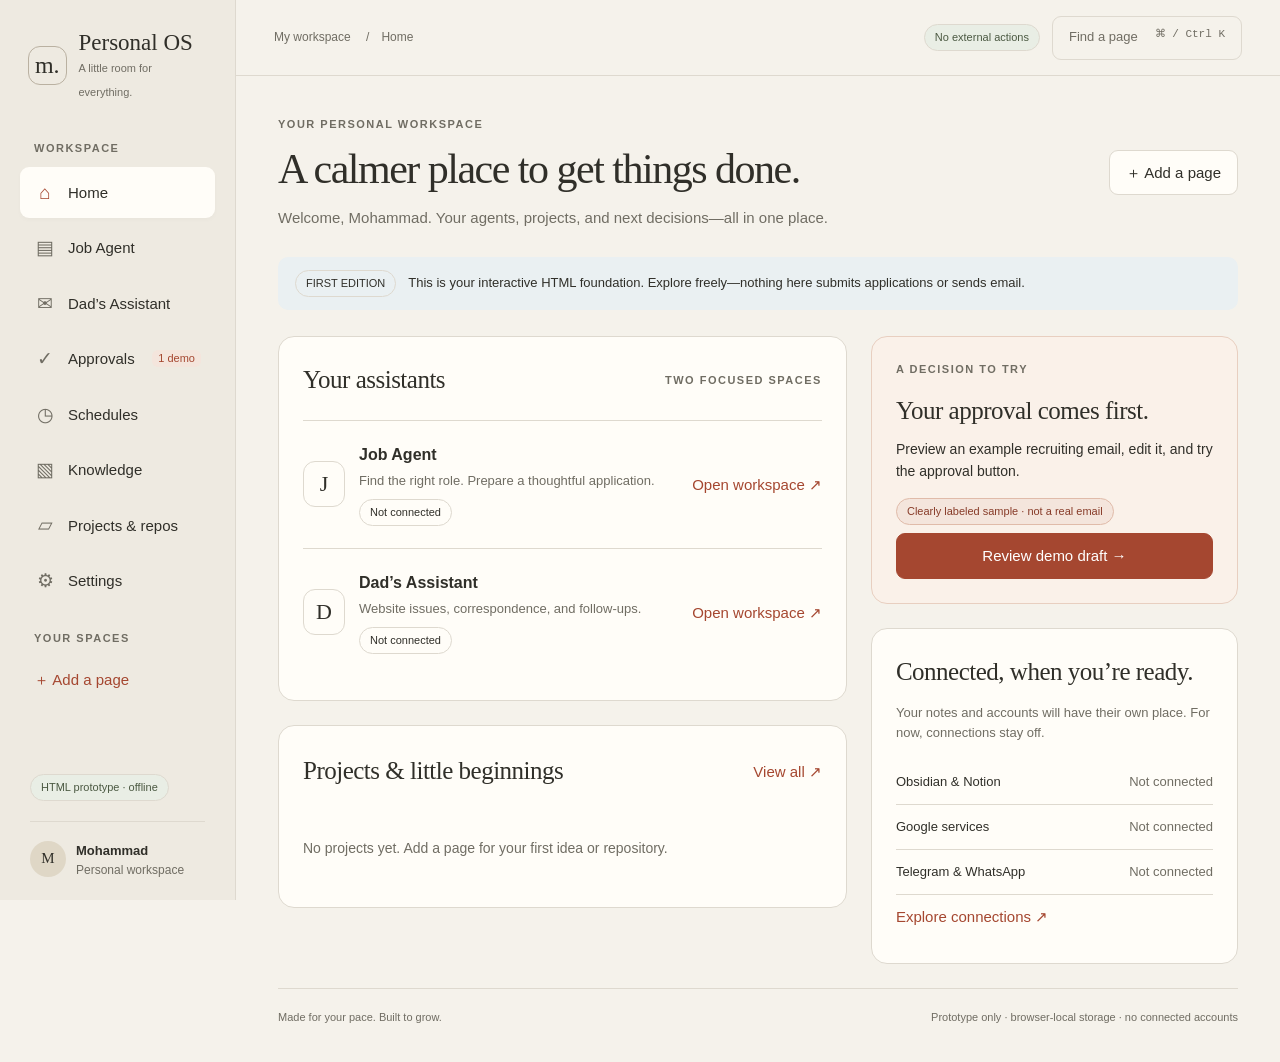
<file: prototype-v1.html>
<!doctype html>
<html lang="en">
<head>
<meta charset="utf-8"><meta name="viewport" content="width=device-width, initial-scale=1">
<meta name="color-scheme" content="light"><title>Personal OS · Mohammad’s workspace</title>
<style>
:root{--paper:#f5f2eb;--surface:#fffdf8;--ink:#302f29;--muted:#706d63;--line:#ded9cf;--accent:#a54730;--soft:#f4e5dc;--blue:#eaf0f2;--green:#e9eee5;--radius:16px}
*{box-sizing:border-box}body{margin:0;background:var(--paper);color:var(--ink);font:15px/1.55 'Avenir Next','Segoe UI',sans-serif}button,input,textarea,select{font:inherit}button,a,input,textarea,select{-webkit-tap-highlight-color:transparent}button{cursor:pointer;border:1px solid var(--line);background:var(--surface);color:var(--ink);border-radius:9px;min-height:44px;padding:10px 16px}button:hover{background:#eee9df}button:disabled{cursor:not-allowed;opacity:.6}button.primary{background:var(--accent);border-color:var(--accent);color:white}button.primary:hover{background:#853a28}button:focus-visible,a:focus-visible,input:focus-visible,textarea:focus-visible,select:focus-visible{outline:3px solid #a5473080;outline-offset:3px}a{color:var(--accent)}h1,h2,h3,p{margin-top:0}h1,h2,.brand-name{font-family:Georgia,'Times New Roman',serif;font-weight:400}h1{font-size:42px;line-height:1.16;letter-spacing:-1.5px;margin-bottom:12px}h2{font-size:25px;letter-spacing:-.5px;margin-bottom:12px}h3{font-size:16px;margin-bottom:8px}p{margin-bottom:16px}.muted{color:var(--muted)}.eyebrow{font-size:11px;letter-spacing:1.5px;text-transform:uppercase;color:var(--muted);font-weight:600}.mono{font-family:ui-monospace,Consolas,monospace;font-size:11px}.pill{display:inline-block;border:1px solid var(--line);border-radius:20px;padding:4px 10px;font-size:11px;white-space:nowrap}.pill.attention{background:var(--soft);color:#873b28;border-color:#e0bba9}.pill.local{background:var(--green);color:#4b5942}.layout{display:grid;grid-template-columns:236px minmax(0,1fr);min-height:100vh}.sidebar{padding:30px 20px 20px;border-right:1px solid var(--line);background:#eeeae1;display:flex;flex-direction:column;position:sticky;top:0;height:100vh;overflow:auto}.brand{display:flex;align-items:center;gap:12px;margin:0 8px 38px}.brand-mark{display:grid;place-items:center;border:1px solid #bab1a1;border-radius:12px;width:39px;height:39px;font-family:Georgia,serif;font-size:24px}.brand-name{font-size:23px;line-height:1.1}.brand small{font-size:11px;color:var(--muted)}nav{display:flex;flex-direction:column;gap:4px}nav button{display:flex;text-align:left;gap:12px;align-items:center;border:0;background:transparent;padding:11px 14px;width:100%;min-width:0}nav button.active{background:#fffdf8;box-shadow:0 2px 5px #302f2906}nav button.active .navicon{color:var(--accent)}.navicon{width:22px;text-align:center;font-size:19px;color:var(--muted)}.navtext{overflow:hidden;text-overflow:ellipsis;white-space:nowrap}.navgroup{margin:24px 14px 10px}.navcount{margin-left:auto;background:var(--soft);color:var(--accent);border-radius:6px;padding:0 6px;font-size:11px}.sidebar-foot{margin-top:auto;padding:24px 10px 0}.profile{display:flex;align-items:center;gap:10px;padding-top:16px;border-top:1px solid var(--line)}.avatar{border-radius:50%;background:#dfd7c6;width:36px;height:36px;display:grid;place-items:center;font-family:Georgia,serif}.main-shell{min-width:0}.topbar{height:76px;border-bottom:1px solid var(--line);display:flex;align-items:center;justify-content:space-between;padding:0 38px;gap:15px}.topbar .right{display:flex;gap:12px;align-items:center}.search-trigger{color:var(--muted);background:transparent;min-width:190px;text-align:left;font-size:13px}.search-trigger kbd{float:right;font:11px ui-monospace,monospace;margin-left:15px}.content{max-width:1240px;margin:auto;padding:40px 42px 36px}.heading{display:flex;justify-content:space-between;align-items:center;gap:20px;margin-bottom:28px}.heading p{margin-bottom:0;max-width:630px}.heading .eyebrow{margin-bottom:12px}.intro-note{display:flex;align-items:center;gap:12px;padding:13px 17px;background:var(--blue);border-radius:10px;font-size:13px;margin-bottom:26px}.columns{display:grid;grid-template-columns:minmax(0,1.55fr) minmax(260px,1fr);gap:24px}.panel{background:var(--surface);border:1px solid var(--line);border-radius:var(--radius);padding:24px;margin-bottom:24px}.panel-head{display:flex;justify-content:space-between;align-items:center;gap:12px;margin-bottom:20px}.panel-head h2{margin:0}.agent-row{display:grid;grid-template-columns:42px 1fr auto;align-items:center;gap:14px;padding:22px 0;border-top:1px solid var(--line)}.agent-row p{font-size:13px;margin-bottom:8px}.agent-row h3{margin-bottom:3px}.agent-symbol{width:42px;height:46px;border:1px solid var(--line);border-radius:12px;display:grid;place-items:center;font-family:Georgia,serif;font-size:22px}.text-button{border:0;background:transparent;color:var(--accent);padding:4px 0;min-height:44px}.review{background:#faf1e9;border-color:#e8cfc0}.review h2{margin:14px 0 8px}.review p{font-size:14px}.review .primary{width:100%;margin-top:8px}.smallrow{display:flex;justify-content:space-between;gap:10px;padding:12px 0;border-bottom:1px solid var(--line);font-size:13px}.smallrow:last-child{border:0}.section-top{display:flex;align-items:center;justify-content:space-between;margin:8px 0 16px}.section-top h2{margin:0}.project-row{display:flex;align-items:center;gap:16px;border-top:1px solid var(--line);padding:17px 0}.project-row .project-copy{flex:1;min-width:0}.project-row h3{margin:0}.project-row p{margin:3px 0 0;font-size:13px;overflow-wrap:anywhere}.empty{padding:24px 0;color:var(--muted);font-size:14px}.footer{display:flex;justify-content:space-between;gap:20px;color:var(--muted);border-top:1px solid var(--line);padding-top:20px;font-size:11px}.flow{counter-reset:step;list-style:none;padding:0;margin:0}.flow li{counter-increment:step;display:flex;gap:16px;padding:17px 0;border-bottom:1px solid var(--line)}.flow li:last-child{border:0}.flow li:before{content:counter(step,decimal-leading-zero);font:12px ui-monospace,monospace;color:var(--accent);padding-top:4px}.flow h3{margin:0 0 3px}.flow p{margin:0;font-size:13px;color:var(--muted)}label{display:block;font-size:13px;font-weight:600;margin:18px 0 7px}input,textarea,select{display:block;width:100%;min-height:44px;border:1px solid #ccc6b9;border-radius:8px;background:#f6f8f8;color:var(--ink);padding:11px 12px}textarea{resize:vertical;min-height:130px}input[type=checkbox]{display:inline-block;width:18px;min-height:18px;vertical-align:middle;margin-right:8px}.actions{display:flex;gap:10px;flex-wrap:wrap;margin-top:24px}.notice{background:var(--blue);padding:14px;border-radius:9px;font-size:13px;margin-top:18px}.integration-grid{display:grid;grid-template-columns:1fr 1fr;gap:16px}.integration{border:1px dashed #c8c0b3;border-radius:12px;padding:20px}.integration p{font-size:13px;color:var(--muted);margin:10px 0}.integration h3{margin:0}.toast{position:fixed;bottom:28px;left:50%;transform:translateX(-50%);max-width:90vw;background:var(--ink);color:white;border-radius:12px;padding:14px 22px;box-shadow:0 6px 30px #0002;z-index:20}.toast:empty{display:none}dialog{width:min(540px,calc(100% - 32px));border:1px solid var(--line);border-radius:20px;padding:28px;background:var(--surface);color:var(--ink);box-shadow:0 25px 100px #0003}dialog::backdrop{background:#302f2955}.dialog-top{display:flex;justify-content:space-between;align-items:center}.dialog-top h2{margin:0}.dialog-top button{padding:5px 12px}.palette-list{display:flex;flex-direction:column;gap:6px;margin-top:16px;max-height:50vh;overflow:auto}.palette-list button{text-align:left}#mobile-menu{display:none}.storage-warning{background:#f4e5dc;padding:12px;text-align:center;color:#873b28;font-size:13px}.page-notes{min-height:230px}.subtle{font-size:12px;color:var(--muted)}.activity{padding-left:18px;margin:8px 0;color:var(--muted);font-size:13px}.activity li{margin-bottom:12px}.approved-box{background:var(--green);padding:22px;border-radius:12px}.page{animation:enter .18s ease-out}@keyframes enter{from{opacity:.5;transform:translateY(4px)}to{opacity:1;transform:none}}@media(prefers-reduced-motion:reduce){.page{animation:none}}@media(max-width:1100px){.columns{grid-template-columns:1fr}.content{padding:30px}.topbar{padding:0 30px}.layout{grid-template-columns:215px minmax(0,1fr)}}@media(max-width:720px){.layout{display:block}.sidebar{display:none;position:fixed;z-index:10;width:250px;box-shadow:20px 0 60px #0003}.sidebar.open{display:flex}#mobile-menu{display:block}.topbar{height:68px;padding:0 18px}.topbar .crumb,.search-trigger kbd{display:none}.search-trigger{min-width:auto}.topbar .right{gap:8px}.content{padding:26px 18px}.heading{align-items:flex-start;flex-direction:column}h1{font-size:34px}.panel{padding:20px}.integration-grid{grid-template-columns:1fr}.agent-row{grid-template-columns:36px 1fr}.agent-row>button{grid-column:2;justify-self:start}.footer{flex-direction:column;gap:6px}.intro-note{align-items:flex-start}.heading button{align-self:flex-start}}
</style>
</head>
<body>
<div id="storage-warning" class="storage-warning" hidden>Browser storage is unavailable. Changes will last only until this page closes.</div>
<div class="layout">
<aside class="sidebar" id="sidebar" aria-label="Workspace sidebar">
<div class="brand"><div class="brand-mark">m.</div><div><div class="brand-name">Personal OS</div><small>A little room for everything.</small></div></div>
<div class="eyebrow navgroup" style="margin-top:0">Workspace</div><nav id="navigation" aria-label="Main navigation"></nav>
<div class="eyebrow navgroup">Your spaces</div><nav id="custom-navigation" aria-label="Project navigation"></nav>
<button class="text-button" id="add-page-side" style="text-align:left;padding-left:14px">＋ Add a page</button>
<div class="sidebar-foot"><span class="pill local">HTML prototype · offline</span><div class="profile" style="margin-top:20px"><div class="avatar">M</div><div><strong style="font-size:13px">Mohammad</strong><div class="subtle">Personal workspace</div></div></div></div>
</aside>
<div class="main-shell"><header class="topbar"><button id="mobile-menu" aria-label="Toggle navigation" aria-expanded="false">☰</button><div class="crumb subtle">My workspace <span style="padding:0 12px">/</span><span id="breadcrumb">Home</span></div><div class="right"><span class="pill local">No external actions</span><button class="search-trigger" id="search-open">Find a page <kbd>⌘ / Ctrl K</kbd></button></div></header>
<main class="content" id="main" tabindex="-1"></main></div></div>
<div class="toast" id="toast" role="status" aria-live="polite"></div>
<dialog id="page-dialog" aria-labelledby="new-page-title"><form id="page-form"><div class="dialog-top"><h2 id="new-page-title">Make a little space.</h2><button type="button" data-close="page-dialog" aria-label="Close new page">✕</button></div><p class="muted" style="margin-top:12px">A project, a repository, or a place to collect your thoughts.</p><label for="page-name">Page name</label><input id="page-name" required maxlength="70" placeholder="My next project"><label for="page-kind">Page type</label><select id="page-kind"><option>Project</option><option>Repository</option><option>Notes</option></select><label for="page-url">Repository or reference URL (optional)</label><input id="page-url" type="url" placeholder="https://github.com/you/project"><p class="subtle">Links are references only. No code is downloaded or executed.</p><div class="actions"><button class="primary" type="submit">Create page</button><button type="button" data-close="page-dialog">Cancel</button></div></form></dialog>
<dialog id="search-dialog" aria-labelledby="search-title"><div class="dialog-top"><h2 id="search-title">Go somewhere.</h2><button data-close="search-dialog" aria-label="Close search">✕</button></div><label for="search-input">Search pages</label><input id="search-input" placeholder="Try approvals or projects"><div class="palette-list" id="search-results"></div></dialog>
<script>
'use strict';
const KEY='mohammad-personal-os-v1';
const defaults=()=>({pages:[],approval:{status:'pending',body:'Hello Example Recruiting Team,\n\nI would like to express my interest in your graduate engineering opportunity. Please let me know the appropriate application process.\n\nKind regards,\nMohammad',recipient:'recruiting@example.invalid'},events:[],preferences:{job:'Offline demo',dad:'Offline demo'}});
let state=defaults();let persistent=true;
try{const raw=localStorage.getItem(KEY);if(raw){const loaded=JSON.parse(raw);if(!loaded||!Array.isArray(loaded.pages)||!loaded.approval||!Array.isArray(loaded.events)||!loaded.preferences)throw Error('Invalid saved state');state=loaded}}catch(e){persistent=false;document.getElementById('storage-warning').hidden=false}
const pages=[['home','⌂','Home'],['jobs','▤','Job Agent'],['dad','✉','Dad’s Assistant'],['approvals','✓','Approvals'],['schedules','◷','Schedules'],['knowledge','▧','Knowledge'],['projects','▱','Projects & repos'],['settings','⚙','Settings']];
let current='home';let timer;
const $=id=>document.getElementById(id);
function esc(value){return String(value??'').replace(/[&<>"']/g,c=>({'&':'&amp;','<':'&lt;','>':'&gt;','"':'&quot;',"'":'&#39;'}[c]))}
function save(){try{localStorage.setItem(KEY,JSON.stringify(state))}catch(e){persistent=false;$('storage-warning').hidden=false}return persistent}
function notify(message){$('toast').textContent=message;clearTimeout(timer);timer=setTimeout(()=>$('toast').textContent='',5000)}
function record(message){state.events.unshift({message,time:new Date().toISOString()});state.events=state.events.slice(0,30);return save()}
function nav(){const button=(id,icon,label)=>`<button data-nav="${esc(id)}" class="${current===id?'active':''}" ${current===id?'aria-current="page"':''}><span class="navicon" aria-hidden="true">${icon}</span><span class="navtext">${esc(label)}</span>${id==='approvals'&&state.approval.status==='pending'?'<span class="navcount">1 demo</span>':''}</button>`;$('navigation').innerHTML=pages.map(p=>button(...p)).join('');$('custom-navigation').innerHTML=state.pages.map(p=>button(p.id,'·',p.name)).join('');$('breadcrumb').textContent=pages.find(p=>p[0]===current)?.[2]||state.pages.find(p=>p.id===current)?.name||'Home'}
function heading(kicker,title,description,action=''){return `<div class="heading"><div><div class="eyebrow">${kicker}</div><h1>${title}</h1><p class="muted">${description}</p></div>${action}</div>`}
function footer(){return '<footer class="footer"><span>Made for your pace. Built to grow.</span><span>Prototype only · browser-local storage · no connected accounts</span></footer>'}
function projectRows(){return state.pages.length?state.pages.map(p=>`<div class="project-row"><span class="agent-symbol">${p.kind==='Repository'?'⌘':'▱'}</span><div class="project-copy"><h3>${esc(p.name)}</h3><p class="muted">${esc(p.kind)} · saved in this browser</p></div><button data-nav="${esc(p.id)}">Open</button></div>`).join(''):'<div class="empty">No projects yet. Add a page for your first idea or repository.</div>'}
function home(){return heading('YOUR PERSONAL WORKSPACE','A calmer place to get things done.','Welcome, Mohammad. Your agents, projects, and next decisions—all in one place.','<button id="add-page-home">＋ Add a page</button>')+`<div class="intro-note"><span class="pill">FIRST EDITION</span><span>This is your interactive HTML foundation. Explore freely—nothing here submits applications or sends email.</span></div><div class="columns"><div><section class="panel"><div class="panel-head"><h2>Your assistants</h2><span class="eyebrow">Two focused spaces</span></div><div class="agent-row"><div class="agent-symbol">J</div><div><h3>Job Agent</h3><p class="muted">Find the right role. Prepare a thoughtful application.</p><span class="pill">Not connected</span></div><button class="text-button" data-nav="jobs">Open workspace ↗</button></div><div class="agent-row"><div class="agent-symbol">D</div><div><h3>Dad’s Assistant</h3><p class="muted">Website issues, correspondence, and follow-ups.</p><span class="pill">Not connected</span></div><button class="text-button" data-nav="dad">Open workspace ↗</button></div></section><section class="panel"><div class="panel-head"><h2>Projects & little beginnings</h2><button class="text-button" data-nav="projects">View all ↗</button></div>${projectRows()}</section></div><div><section class="panel review"><div class="eyebrow">${state.approval.status==='pending'?'A DECISION TO TRY':'DEMO REVIEW COMPLETE'}</div><h2>${state.approval.status==='pending'?'Your approval comes first.':'You’re in control.'}</h2><p>${state.approval.status==='pending'?'Preview an example recruiting email, edit it, and try the approval button.':'Your demo decision is saved locally. No message was sent.'}</p><span class="pill attention">Clearly labeled sample · not a real email</span><button class="primary" data-nav="approvals">${state.approval.status==='pending'?'Review demo draft':'View demo decision'} →</button></section><section class="panel"><h2>Connected, when you’re ready.</h2><p class="muted" style="font-size:13px">Your notes and accounts will have their own place. For now, connections stay off.</p><div class="smallrow"><span>Obsidian & Notion</span><span class="muted">Not connected</span></div><div class="smallrow"><span>Google services</span><span class="muted">Not connected</span></div><div class="smallrow"><span>Telegram & WhatsApp</span><span class="muted">Not connected</span></div><button class="text-button" data-nav="knowledge">Explore connections ↗</button></section></div></div>`}
function flow(items){return '<ol class="flow">'+items.map(([a,b])=>`<li><div><h3>${a}</h3><p>${b}</p></div></li>`).join('')+'</ol>'}
function agent(isJob){const items=isJob?[['Check LinkedIn','Find relevant openings and avoid duplicate applications.'],['Tailor your CV','Prepare a truthful, job-specific version using your chosen résumé service.'],['Show you the application','Review the exact CV and answers before approving submission.'],['Prepare recruiter outreach','Review HR and company emails separately before sending.'],['Track the conversation','Record replies, follow-ups, and interview requests.']]:[['Describe the website problem','Capture the site, issue, and desired result.'],['Investigate with your signed-in account','Planned browser connection; pause for verification when needed.'],['Prepare a solution or support email','Show changes, recipients, and message content before action.'],['Wait for your approval','Nothing is sent or changed without the required approval.'],['Follow up on schedule','Track responses and scheduled checks once the Python service is added.']];return heading(isJob?'ASSISTANT / 01':'ASSISTANT / 02',isJob?'Your next opportunity.':'A helping hand for Dad.',isJob?'LinkedIn → tailored CV → your approval → application and outreach.':'A dedicated space for website help, support emails, and follow-ups.')+`<div class="columns"><section class="panel"><div class="panel-head"><h2>The workflow</h2><span class="pill">Planned · not running</span></div>${flow(items)}</section><div><section class="panel"><h2>Ready when the foundation is.</h2><p class="muted">This page maps your workflow. It does not access websites, read email, edit CVs, or run an AI agent yet.</p><div class="smallrow"><span>Account access</span><span>Not connected</span></div><div class="smallrow"><span>AI runtime</span><span>Not connected</span></div><div class="smallrow"><span>Sending & submissions</span><span>Disabled</span></div><button class="text-button" data-nav="settings">View model preferences ↗</button></section><section class="panel review"><h2>You have the final say.</h2><p>Try the review experience using a safe sample. The real approval gate belongs in the future Python backend.</p><button data-nav="approvals">Open demo approval</button></section></div></div>`}
function approvals(){let a=state.approval;return heading('REVIEW DESK','Nothing goes out without you.','Read it. Change it. Decide. This sample never leaves your browser.')+`<div class="columns"><section class="panel"><div class="panel-head"><h2>Recruiting email</h2><span class="pill attention">DEMO ONLY</span></div>${a.status==='pending'?`<form id="approval-form"><label for="recipient">Recipient — reserved non-deliverable demo address</label><input id="recipient" value="${esc(a.recipient)}" readonly><label for="draft">Message preview — editable</label><textarea id="draft" rows="10" required maxlength="6000">${esc(a.body)}</textarea><p class="subtle">No attachments. No real job application or CV is included.</p><label style="font-weight:400"><input type="checkbox" id="review-check" required>I reviewed this exact demo message.</label><div class="actions"><button class="primary" type="submit">Approve demo — do not send</button><button type="button" id="deny-demo">Decline demo</button><button type="button" id="save-draft">Save draft</button></div></form>`:`<div class="approved-box"><h3>${a.status==='approved'?'Demo approved—not sent.':'Demo declined—not sent.'}</h3><p>Your decision was recorded in this browser. There is no email integration or sending service.</p></div><label>Reviewed message</label><p style="white-space:pre-wrap;overflow-wrap:anywhere">${esc(a.body)}</p><button id="reset-demo">Create a fresh demo review</button>`}</section><aside><section class="panel"><h2>One action. One decision.</h2><p class="muted">The finished system will bind each approval to the exact message, recipient, and attachments. A change will require a new review.</p><div class="notice">This HTML prototype demonstrates the interaction only. Browser storage is not a secure approval or audit system.</div></section><section class="panel"><h2>Local activity</h2>${state.events.length?'<ul class="activity">'+state.events.slice(0,6).map(e=>`<li>${esc(e.message)}<br><span class="mono">${esc(new Date(e.time).toLocaleString())}</span></li>`).join('')+'</ul>':'<p class="muted">No local actions recorded yet.</p>'}</section></aside></div>`}
function schedules(){return heading('AT YOUR PACE','A place for routines.','Save a schedule idea now. Automated runs come with the Python backend.')+`<section class="panel" style="max-width:720px"><h2>Schedule notes</h2><p class="muted">For example: “Check job replies every weekday morning.” These are notes—not active schedules or reminders.</p><form id="schedule-form"><label for="schedule-notes">Your intended routines</label><textarea id="schedule-notes" maxlength="10000" placeholder="Job Agent: check replies each morning…">${esc(state.scheduleNotes||'')}</textarea><div class="actions"><button class="primary">Save schedule notes</button><span class="pill" style="align-self:center">Scheduler not implemented</span></div></form></section>`}
const integrations=[['Obsidian','Selected Markdown notes in your chosen vault.'],['Notion','Application records, project pages, and selected knowledge.'],['Google','Gmail, Drive, and Calendar scopes will be chosen separately.'],['Telegram','Conversations, progress updates, and approvals.'],['WhatsApp','A messaging interface; connection method still to be reviewed.'],['Browser accounts','Dedicated saved sessions; never sync login cookies into notes.']];
function knowledge(){return heading('KNOWLEDGE & CONNECTIONS','Keep the useful things together.','Choose what belongs where. Private emails and credentials should not be copied everywhere.')+`<section class="panel"><div class="integration-grid">${integrations.map(([title,copy])=>`<article class="integration"><h3>${title}</h3><p>${copy}</p><span class="pill">Not connected · setup not implemented</span></article>`).join('')}</div><div class="notice">This prototype does not read your vault or connect to any account. Browser data is not synchronized between computers.</div></section>`}
function projects(){return heading('YOUR SPACES','Room for what’s next.','Create a page for a project, a repository, or a collection of notes.','<button class="primary" id="add-page-projects">＋ Add a page</button>')+`<section class="panel">${projectRows()}</section>`}
function settings(){const opts=['Offline demo','Subscription connection — planned','API provider — planned','Free-tier provider — planned','Local model — planned'];return heading('MAKE IT YOURS','Simple by design.','A quiet interface today. Room for more capabilities tomorrow.')+`<div class="columns"><section class="panel"><h2>AI connection preferences</h2><p class="muted">These are saved preferences only, not functioning model connections. Subscription support and costs must be verified before activation.</p><form id="settings-form">${[['job','Job Agent'],['dad','Dad’s Assistant']].map(([id,title])=>`<label for="model-${id}">${title}</label><select id="model-${id}">${opts.map(o=>`<option ${state.preferences[id]===o?'selected':''}>${o}</option>`).join('')}</select>`).join('')}<div class="actions"><button class="primary">Save preferences</button></div></form><div class="notice">No API keys or passwords belong in this prototype. No automatic fallback to paid providers.</div></section><section class="panel"><h2>The foundation</h2><div class="smallrow"><span>Interface</span><span>HTML / CSS / JavaScript</span></div><div class="smallrow"><span>Design</span><span>Warm paper & terracotta</span></div><div class="smallrow"><span>Data</span><span>This browser only</span></div><div class="smallrow"><span>Python backend</span><span>Not added yet</span></div><div class="smallrow"><span>3D workspace</span><span>Later</span></div><button class="text-button" id="export-data">Export prototype data ↓</button><p class="subtle">Export creates a JSON download of your pages, notes, demo decisions, and preferences. Keep private information out of this first version.</p></section></div>`}
function customPage(p){let url='';try{const u=new URL(p.url);if(['https:','http:'].includes(u.protocol))url=u.href}catch(e){}return heading(esc(p.kind).toUpperCase(),esc(p.name),'Your own page. Notes are stored only in this browser.')+`<section class="panel">${url?`<a href="${esc(url)}" target="_blank" rel="noopener noreferrer">Open reference ↗</a><p class="subtle">Opens the external site in a new tab. No repository code is run.</p>`:''}<form id="notes-form"><label for="project-notes">Notes & next steps</label><textarea id="project-notes" class="page-notes" maxlength="50000" placeholder="What are you working toward?">${esc(p.notes||'')}</textarea><div class="actions"><button class="primary">Save notes</button><button type="button" data-nav="projects">Back to projects</button></div></form><p class="subtle" style="margin-top:20px">This is a notes/reference page. Custom workflow modules can be developed later.</p></section>`}
function render(){const built={home,jobs:()=>agent(true),dad:()=>agent(false),approvals,schedules,knowledge,projects,settings};const p=state.pages.find(p=>p.id===current);if(!built[current]&&!p)current='home';nav();$('main').innerHTML='<div class="page">'+(built[current]?built[current]():customPage(p))+footer()+'</div>';bind()}
function navigate(id){current=id;location.hash=id;render();$('sidebar').classList.remove('open');$('mobile-menu').setAttribute('aria-expanded','false');window.scrollTo(0,0)}
function addPage(){$('page-form').reset();$('page-dialog').showModal()}
function bind(){document.querySelectorAll('[data-nav]').forEach(b=>b.onclick=()=>navigate(b.dataset.nav));['add-page-home','add-page-projects'].forEach(id=>{if($(id))$(id).onclick=addPage});if($('draft'))$('draft').oninput=()=>{$('review-check').checked=false};if($('approval-form'))$('approval-form').onsubmit=e=>{e.preventDefault();state.approval.body=$('draft').value;state.approval.status='approved';record('Demo email approved locally. Nothing sent.');render();notify('Demo approval recorded. No email was sent.')};if($('save-draft'))$('save-draft').onclick=()=>{state.approval.body=$('draft').value;const saved=record('Demo draft saved; approval remains pending.');notify(saved?'Draft saved in this browser.':'Draft kept in memory only.')};if($('deny-demo'))$('deny-demo').onclick=()=>{state.approval.body=$('draft').value;state.approval.status='declined';record('Demo email declined. Nothing sent.');render();notify('Demo declined. Nothing sent.')};if($('reset-demo'))$('reset-demo').onclick=()=>{state.approval.status='pending';record('Fresh demo review requested.');render()};if($('notes-form'))$('notes-form').onsubmit=e=>{e.preventDefault();state.pages.find(p=>p.id===current).notes=$('project-notes').value;notify(save()?'Notes saved in this browser.':'Notes kept in memory only.')};if($('schedule-form'))$('schedule-form').onsubmit=e=>{e.preventDefault();state.scheduleNotes=$('schedule-notes').value;save();notify('Schedule notes saved. No automation scheduled.')};if($('settings-form'))$('settings-form').onsubmit=e=>{e.preventDefault();state.preferences={job:$('model-job').value,dad:$('model-dad').value};save();notify('Preferences saved. No provider connected.')};if($('export-data'))$('export-data').onclick=()=>{const blob=new Blob([JSON.stringify(state,null,2)],{type:'application/json'});const url=URL.createObjectURL(blob);const a=document.createElement('a');a.href=url;a.download='personal-os-prototype-data.json';a.click();setTimeout(()=>URL.revokeObjectURL(url),1000);notify('Prototype data export requested.')}}
$('add-page-side').onclick=addPage;
$('page-form').onsubmit=e=>{e.preventDefault();const name=$('page-name').value.trim();if(!name){$('page-name').setCustomValidity('Please enter a page name.');$('page-name').reportValidity();return}const url=$('page-url').value.trim();if(url&&!/^https?:\/\//i.test(url)){$('page-url').setCustomValidity('Use an http or https link.');$('page-url').reportValidity();return}const p={id:'page-'+crypto.randomUUID(),name,kind:$('page-kind').value,url,notes:''};state.pages.push(p);save();$('page-dialog').close();navigate(p.id);notify('New page created. Add your notes.')};$('page-name').oninput=()=> $('page-name').setCustomValidity('');$('page-url').oninput=()=> $('page-url').setCustomValidity('');
document.querySelectorAll('[data-close]').forEach(b=>b.onclick=()=>$(b.dataset.close).close());
function search(){const q=$('search-input').value.toLowerCase();const list=[...pages.map(p=>({id:p[0],name:p[2]})),...state.pages].filter(p=>p.name.toLowerCase().includes(q));$('search-results').innerHTML=list.length?list.map(p=>`<button data-result="${esc(p.id)}">${esc(p.name)} ↗</button>`).join(''):'<p class="muted">No matching pages.</p>';$('search-results').querySelectorAll('button').forEach(b=>b.onclick=()=>{$('search-dialog').close();navigate(b.dataset.result)})}
function openSearch(){$('search-input').value='';search();$('search-dialog').showModal();$('search-input').focus()}
$('search-open').onclick=openSearch;$('search-input').oninput=search;document.addEventListener('keydown',e=>{if((e.metaKey||e.ctrlKey)&&e.key.toLowerCase()==='k'){e.preventDefault();if(!$('page-dialog').open&&!$('search-dialog').open)openSearch()}if(e.key==='Escape'){$('sidebar').classList.remove('open');$('mobile-menu').setAttribute('aria-expanded','false')}});$('mobile-menu').onclick=()=>{const open=$('sidebar').classList.toggle('open');$('mobile-menu').setAttribute('aria-expanded',String(open))};window.addEventListener('hashchange',()=>{current=location.hash.slice(1)||'home';render()});current=location.hash.slice(1)||'home';render();
</script>
</body></html>
</file>
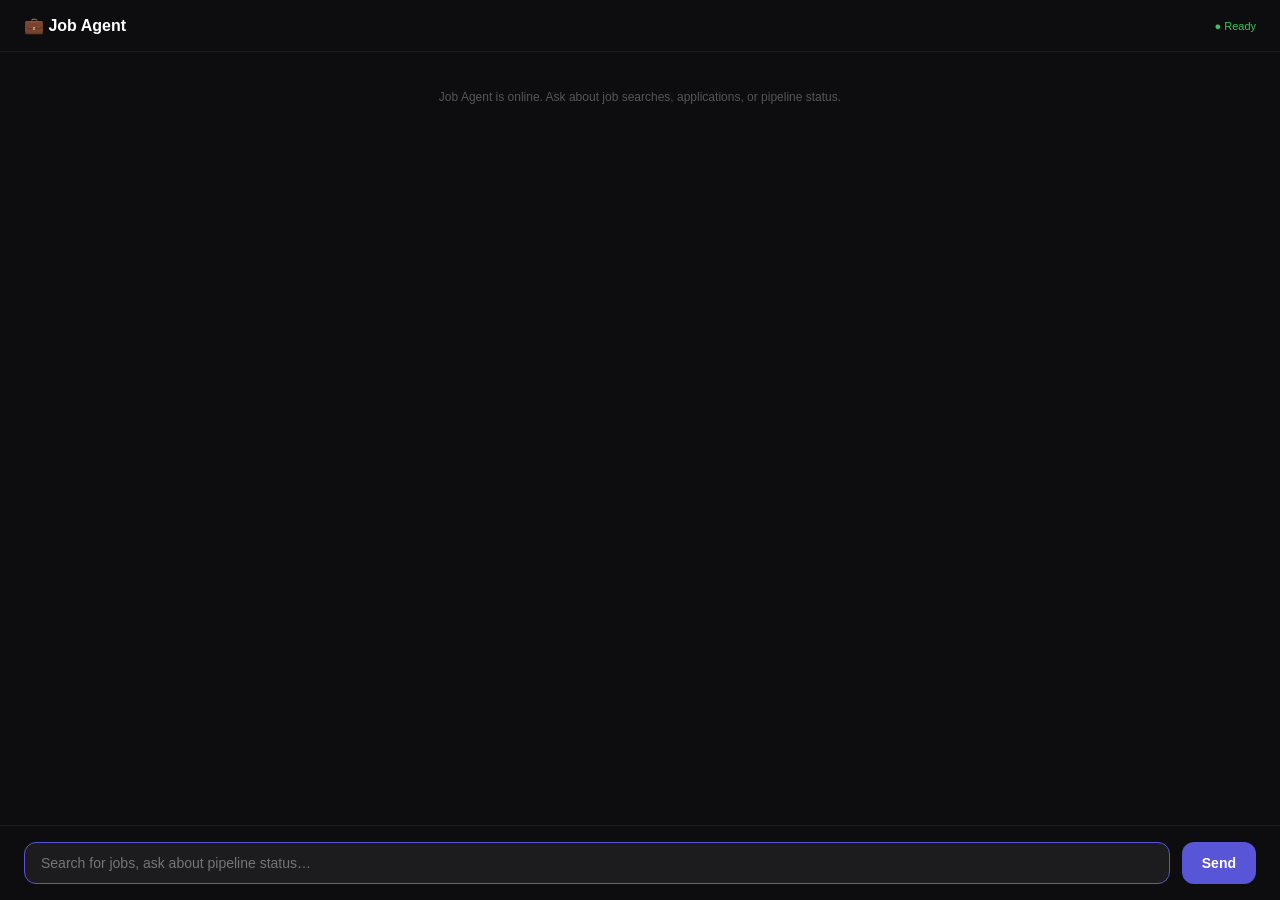
<file: static/job-agent.html>
<!DOCTYPE html>
<html lang="en">
<head>
<meta charset="UTF-8">
<meta name="viewport" content="width=device-width, initial-scale=1.0">
<title>Job Agent — AgenticOS</title>
<style>
  * { margin: 0; padding: 0; box-sizing: border-box; }
  body {
    background: #0d0d0f;
    color: #e0e0e0;
    font-family: 'SF Pro Display', -apple-system, sans-serif;
    height: 100vh;
    display: flex;
    flex-direction: column;
  }
  header {
    padding: 16px 24px;
    border-bottom: 1px solid #1c1c1e;
    display: flex;
    align-items: center;
    justify-content: space-between;
  }
  header h1 { font-size: 16px; font-weight: 700; color: #fff; }
  header .status { font-size: 11px; color: #34C759; }
  .chat { flex: 1; overflow-y: auto; padding: 24px; display: flex; flex-direction: column; gap: 12px; }
  .msg { max-width: 70%; padding: 12px 16px; border-radius: 16px; font-size: 14px; line-height: 1.5; }
  .msg.user { align-self: flex-end; background: #5856d6; color: #fff; border-bottom-right-radius: 4px; }
  .msg.ai { align-self: flex-start; background: #1c1c1e; color: #e0e0e0; border-bottom-left-radius: 4px; }
  .msg.system { align-self: center; background: none; color: #555; font-size: 12px; text-align: center; }
  .composer {
    padding: 16px 24px;
    border-top: 1px solid #1c1c1e;
    display: flex;
    gap: 12px;
  }
  .composer input {
    flex: 1;
    background: #1c1c1e;
    border: 1px solid #2c2c2e;
    border-radius: 12px;
    padding: 12px 16px;
    color: #fff;
    font-size: 14px;
    outline: none;
  }
  .composer input:focus { border-color: #5856d6; }
  .composer button {
    background: #5856d6;
    color: #fff;
    border: none;
    border-radius: 12px;
    padding: 12px 20px;
    font-size: 14px;
    font-weight: 600;
    cursor: pointer;
  }
  .composer button:disabled { opacity: 0.5; cursor: not-allowed; }
  .typing { color: #555; font-size: 12px; align-self: center; }
</style>
</head>
<body>
<header>
  <h1>💼 Job Agent</h1>
  <span class="status" id="status">● Ready</span>
</header>
<div class="chat" id="chat">
  <div class="msg system">Job Agent is online. Ask about job searches, applications, or pipeline status.</div>
</div>
<div class="composer">
  <input id="input" placeholder="Search for jobs, ask about pipeline status…" autofocus>
  <button id="send" onclick="send()">Send</button>
</div>

<script>
const chat = document.getElementById('chat');
const input = document.getElementById('input');
const sendBtn = document.getElementById('send');
const status = document.getElementById('status');

const OLLAMA = 'http://localhost:11434/api/generate';
const SYSTEM = `You are the Job Agent for Mohammad J. Bakr. You help him:
- Search and track job applications in Saudi Arabia / UAE
- Draft CVs tailored to specific jobs
- Log applications to his tracking system
- Outreach to HR contacts
- Monitor application status
Keep replies short, clear, and actionable. When asked to search, give specific commands or steps. When asked to log something, confirm what was logged.

Mohammad's profile:
- Computer Engineering, Taif University (grad 2026), GPA 3.22/4
- Skills: AI, Cloud, Cyber, Networking, Embedded Systems, C++, React, SQLite, WebAssembly
- Location: Saudi Arabia / UAE / Remote
- Target roles: Software Engineer, AI/ML Engineer, Embedded Engineer, Full-stack Developer`;

let history = [];

async function send() {
  const text = input.value.trim();
  if (!text) return;
  input.value = '';
  addMsg('user', text);
  history.push({ role: 'user', content: text });
  setStatus('● Thinking…', '#FF9500');
  sendBtn.disabled = true;

  try {
    const prompt = [...history].map(m => `${m.role === 'user' ? 'User' : 'Assistant'}: ${m.content}`).join('\n');
    const response = await fetch(OLLAMA, {
      method: 'POST',
      headers: { 'Content-Type': 'application/json' },
      body: JSON.stringify({
        model: 'qwen2.5:7b',
        prompt: `System: ${SYSTEM}\n\n${prompt}\nAssistant:`,
        stream: false
      })
    });
    const data = await response.json();
    const reply = data.response || 'No response from model.';
    history.push({ role: 'assistant', content: reply });
    addMsg('ai', reply);
    setStatus('● Ready', '#34C759');
  } catch (e) {
    addMsg('system', 'Error: ' + e.message);
    setStatus('● Error', '#FF3B30');
  }
  sendBtn.disabled = false;
  input.focus();
}

function addMsg(type, text) {
  const el = document.createElement('div');
  el.className = 'msg ' + type;
  el.textContent = text;
  chat.appendChild(el);
  chat.scrollTop = chat.scrollHeight;
}

function setStatus(text, color) {
  status.textContent = text;
  status.style.color = color;
}

input.addEventListener('keydown', e => {
  if (e.key === 'Enter') send();
});
</script>
</body>
</html>
</file>
